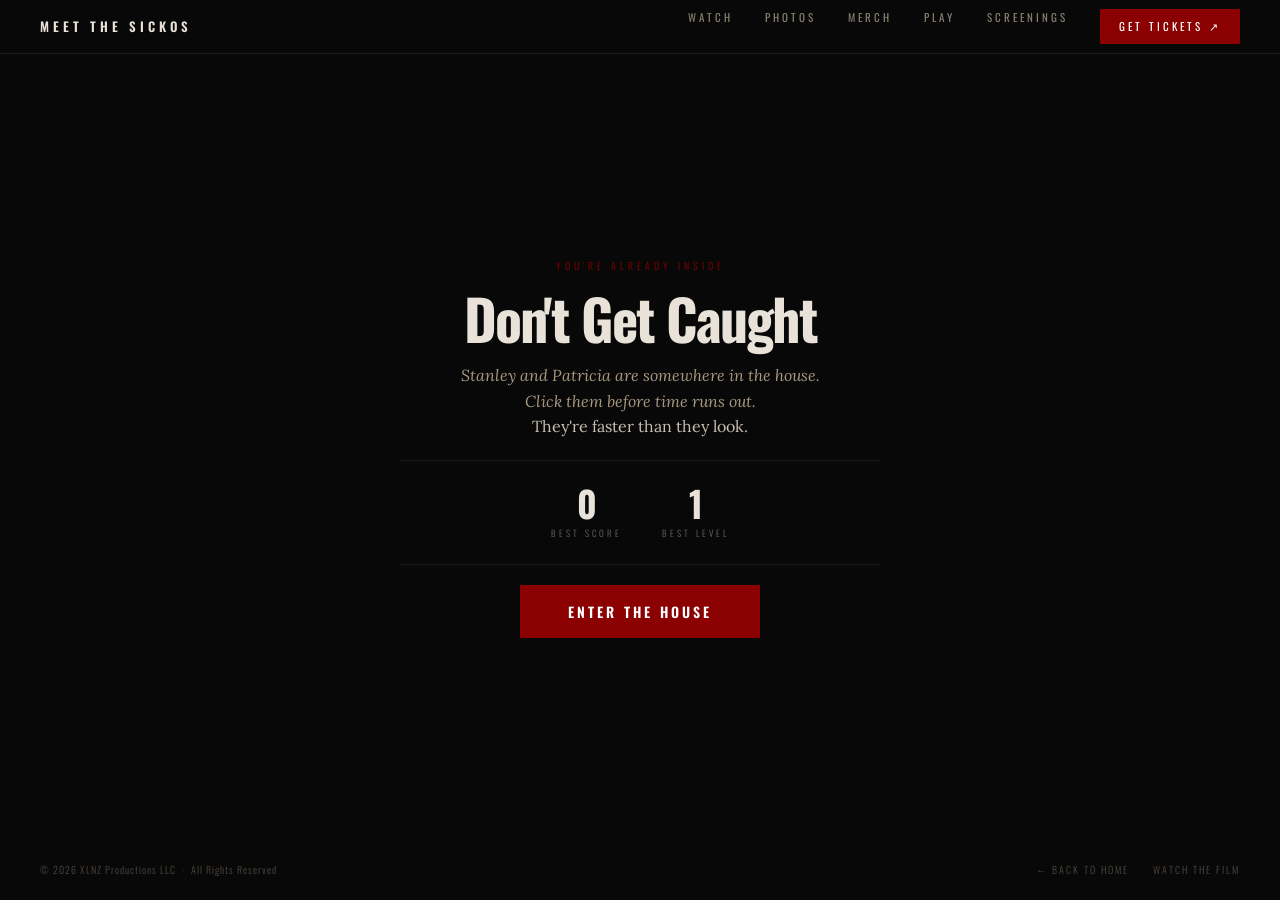
<file: game.html>
<!DOCTYPE html>
<html lang="en">
<head>
  <meta charset="UTF-8">
  <meta name="viewport" content="width=device-width, initial-scale=1.0">

  <!-- PRIMARY SEO -->
  <title>Play — Don't Get Caught | Meet The Sickos</title>
  <meta name="description" content="Stanley and Patricia are somewhere in the house. Click them before time runs out. Play the official Meet The Sickos browser game — free.">
  <meta name="robots" content="index, follow">
  <link rel="canonical" href="https://MeetTheSickos.com/game.html">

  <!-- OPEN GRAPH -->
  <meta property="og:type" content="website">
  <meta property="og:site_name" content="Meet The Sickos">
  <meta property="og:title" content="Don't Get Caught — Play the Meet The Sickos Game">
  <meta property="og:description" content="Stanley and Patricia are somewhere in the house. Click them before time runs out.">
  <meta property="og:image" content="https://MeetTheSickos.com/images/mts-logo.png">
  <meta property="og:url" content="https://MeetTheSickos.com/game.html">

  <!-- TWITTER -->
  <meta name="twitter:card" content="summary_large_image">
  <meta name="twitter:title" content="Don't Get Caught — Play the Meet The Sickos Game">
  <meta name="twitter:description" content="Stanley and Patricia are somewhere in the house. Click them before time runs out.">
  <meta name="twitter:image" content="https://MeetTheSickos.com/images/mts-logo.png">
  <link rel="preconnect" href="https://fonts.googleapis.com">
  <link rel="preconnect" href="https://fonts.gstatic.com" crossorigin>
  <link href="https://fonts.googleapis.com/css2?family=Oswald:wght@300;400;500;600;700&family=Lora:ital,wght@0,400;1,400;1,600&display=swap" rel="stylesheet">
  <link rel="stylesheet" href="css/style.css">
  <link rel="stylesheet" href="css/game.css">
</head>
<body>

  <nav class="nav">
    <a href="index.html" class="nav-logo">Meet The Sickos</a>
    <div class="nav-links">
      <a href="watch.html">Watch</a>
      <a href="photos.html">Photos</a>
      <a href="merch.html">Merch</a>
      <a href="game.html" class="nav-active">Play</a>
      <a href="index.html#screenings">Screenings</a>
    <a href="https://www.tickettailor.com/events/noegosworldmediallc/2271770" target="_blank" rel="noopener" class="nav-ticket">Get Tickets &nearr;</a>
    </div>
    <button class="nav-burger" aria-label="Open menu" aria-expanded="false">
      <span></span><span></span><span></span>
    </button>
  </nav>

  <div class="mobile-menu" id="mobileMenu" aria-hidden="true">
    <a href="watch.html">Watch</a>
    <a href="photos.html">Photos</a>
    <a href="merch.html">Merch</a>
    <a href="game.html">Play</a>
    <a href="index.html#screenings">Screenings</a>
    <a href="https://www.tickettailor.com/events/noegosworldmediallc/2271770" target="_blank" rel="noopener" style="color:var(--red);">Get Tickets &nearr;</a>
  </div>

  <!-- INTRO SCREEN -->
  <div class="game-intro" id="gameIntro">
    <div class="game-intro-inner">
      <p class="game-eyebrow">You're Already Inside</p>
      <h1 class="game-intro-title">Don't Get Caught</h1>
      <p class="game-intro-sub">
        Stanley and Patricia are somewhere in the house.<br>
        Click them before time runs out.<br>
        <em>They're faster than they look.</em>
      </p>
      <div class="game-intro-stats">
        <div class="stat-block">
          <span class="stat-num" id="hiScore">0</span>
          <span class="stat-lbl">Best Score</span>
        </div>
        <div class="stat-block">
          <span class="stat-num" id="hiLevel">1</span>
          <span class="stat-lbl">Best Level</span>
        </div>
      </div>
      <button class="btn-main game-start-btn" id="startBtn">Enter The House</button>
    </div>
  </div>

  <!-- GAME SCREEN -->
  <div class="game-screen" id="gameScreen" style="display:none;">
    <div class="game-hud">
      <div class="hud-block">
        <span class="hud-label">Score</span>
        <span class="hud-val" id="score">0</span>
      </div>
      <div class="hud-block hud-center">
        <span class="hud-label">Level</span>
        <span class="hud-val" id="level">1</span>
      </div>
      <div class="hud-block hud-right">
        <span class="hud-label">Time</span>
        <span class="hud-val" id="timer">30</span>
      </div>
    </div>

    <div class="game-arena" id="gameArena">
      <div class="arena-bg-text" aria-hidden="true">1345<br>E Logan<br>St</div>
    </div>

    <div class="game-quote-bar">
      <p class="game-quote" id="gameQuote">&nbsp;</p>
    </div>
  </div>

  <!-- GAME OVER SCREEN -->
  <div class="game-over" id="gameOver" style="display:none;">
    <div class="game-over-inner">
      <p class="game-eyebrow" id="goEyebrow">Game Over</p>
      <h2 class="game-over-title" id="goTitle">They Got You.</h2>
      <p class="game-over-sub" id="goSub">Not everyone makes it out.</p>
      <div class="game-intro-stats">
        <div class="stat-block">
          <span class="stat-num" id="finalScore">0</span>
          <span class="stat-lbl">Score</span>
        </div>
        <div class="stat-block">
          <span class="stat-num" id="finalLevel">1</span>
          <span class="stat-lbl">Level</span>
        </div>
        <div class="stat-block">
          <span class="stat-num" id="finalHi">0</span>
          <span class="stat-lbl">Best</span>
        </div>
      </div>
      <div class="game-over-btns">
        <button class="btn-main" id="playAgainBtn">Play Again</button>
        <a href="watch.html" class="btn-ghost">Watch The Film</a>
      </div>
    </div>
  </div>

  <footer class="footer" style="margin-top:0;">
    <span class="footer-copy">&copy; 2026 XLNZ Productions LLC &nbsp;&middot;&nbsp; All Rights Reserved</span>
    <div class="footer-links">
      <a href="index.html">&larr; Back to Home</a>
      <a href="watch.html">Watch The Film</a>
    </div>
  </footer>

  <script src="js/main.js"></script>
  <script src="js/game.js"></script>
</body>
</html>
</file>
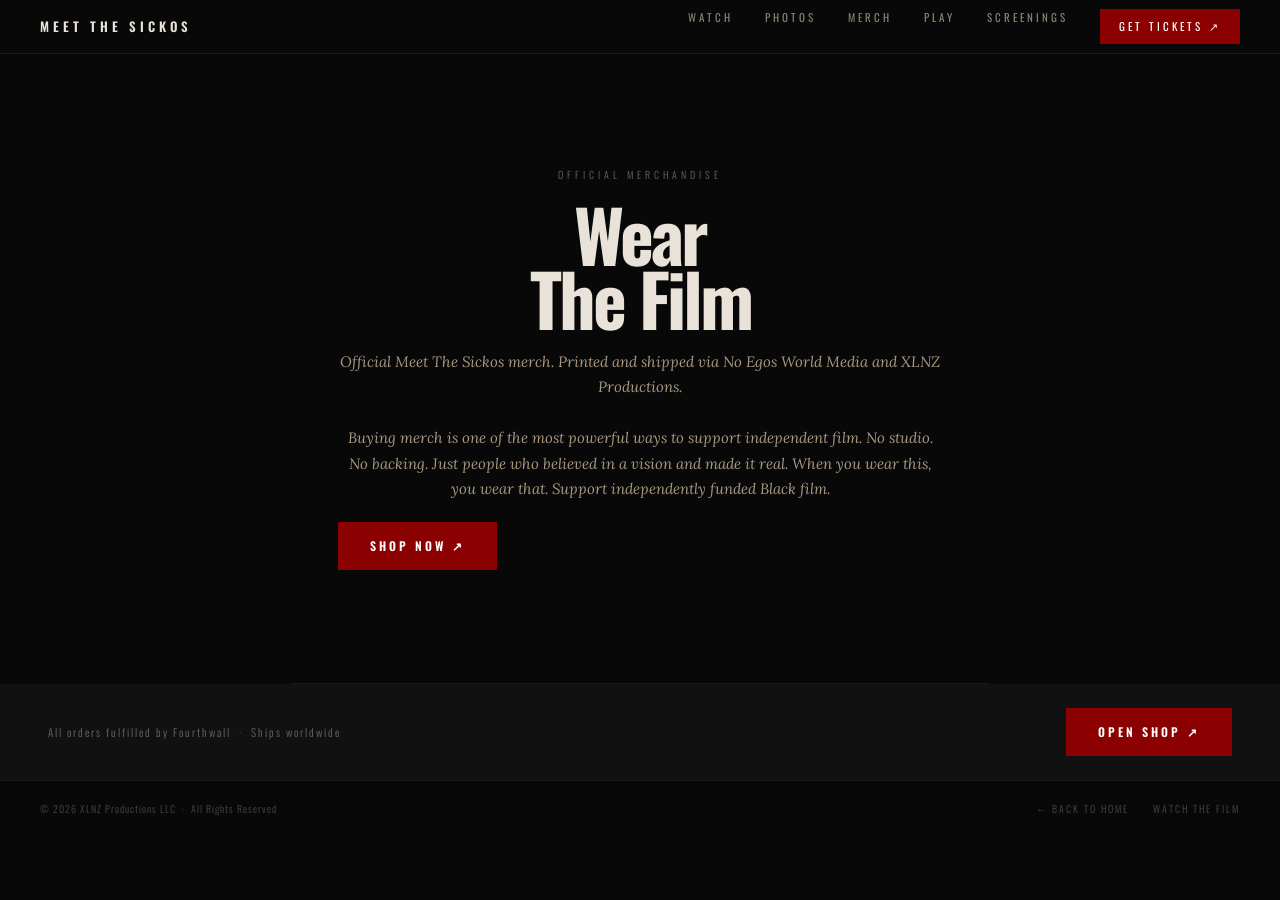
<file: merch.html>
<!DOCTYPE html>
<html lang="en">
<head>
  <meta charset="UTF-8">
  <meta name="viewport" content="width=device-width, initial-scale=1.0">

  <!-- PRIMARY SEO -->
  <title>Official Merch — Meet The Sickos</title>
  <meta name="description" content="Official Meet The Sickos merchandise. T-shirts, hoodies, hats, and prints. Printed and shipped via Fourthwall. Wear the film.">
  <meta name="robots" content="index, follow">
  <link rel="canonical" href="https://MeetTheSickos.com/merch.html">

  <!-- OPEN GRAPH -->
  <meta property="og:type" content="website">
  <meta property="og:site_name" content="Meet The Sickos">
  <meta property="og:title" content="Official Meet The Sickos Merch — Wear The Film">
  <meta property="og:description" content="Official Meet The Sickos merchandise. T-shirts, hoodies, hats, and prints. Wear the film.">
  <meta property="og:image" content="https://MeetTheSickos.com/images/mts-logo.png">
  <meta property="og:url" content="https://MeetTheSickos.com/merch.html">

  <!-- TWITTER -->
  <meta name="twitter:card" content="summary_large_image">
  <meta name="twitter:title" content="Official Meet The Sickos Merch — Wear The Film">
  <meta name="twitter:description" content="Official merchandise. T-shirts, hoodies, hats, prints. Wear the film.">
  <meta name="twitter:image" content="https://MeetTheSickos.com/images/mts-logo.png">
  <link rel="preconnect" href="https://fonts.googleapis.com">
  <link rel="preconnect" href="https://fonts.gstatic.com" crossorigin>
  <link href="https://fonts.googleapis.com/css2?family=Oswald:wght@300;400;500;600;700&family=Lora:ital,wght@0,400;1,400;1,600&display=swap" rel="stylesheet">
  <link rel="stylesheet" href="css/style.css">
  <link rel="stylesheet" href="css/merch.css">
</head>
<body>

  <nav class="nav">
    <a href="index.html" class="nav-logo">Meet The Sickos</a>
    <div class="nav-links">
      <a href="watch.html">Watch</a>
      <a href="photos.html">Photos</a>
      <a href="merch.html" class="nav-active">Merch</a>
      <a href="game.html">Play</a>
      <a href="index.html#screenings">Screenings</a>
    <a href="https://www.tickettailor.com/events/noegosworldmediallc/2271770" target="_blank" rel="noopener" class="nav-ticket">Get Tickets &nearr;</a>
    </div>
    <button class="nav-burger" aria-label="Open menu" aria-expanded="false">
      <span></span><span></span><span></span>
    </button>
  </nav>

  <div class="mobile-menu" id="mobileMenu" aria-hidden="true">
    <a href="watch.html">Watch</a>
    <a href="photos.html">Photos</a>
    <a href="merch.html">Merch</a>
    <a href="game.html">Play</a>
    <a href="index.html#screenings">Screenings</a>
    <a href="https://www.tickettailor.com/events/noegosworldmediallc/2271770" target="_blank" rel="noopener" style="color:var(--red);">Get Tickets &nearr;</a>
  </div>

  <section class="merch-hero" style="grid-template-columns:1fr; max-width:700px; margin:0 auto; min-height:70vh; display:flex; align-items:center; justify-content:center;">
    <div class="merch-hero-left" style="border-right:none; text-align:center; align-items:center; display:flex; flex-direction:column; gap:20px;">
      <p class="merch-eyebrow">Official Merchandise</p>
      <h1 class="merch-title">Wear<br>The Film</h1>
      <p class="merch-sub">
        Official Meet The Sickos merch. Printed and shipped via No Egos World Media and XLNZ Productions.<br><br>
        Buying merch is one of the most powerful ways to support independent film. No studio. No backing. Just people who believed in a vision and made it real. When you wear this, you wear that. Support independently funded Black film.
      </p>
      <a href="https://xlnz-shop.fourthwall.com" target="_blank" rel="noopener" class="btn-main merch-shop-btn">
        Shop Now &nearr;
      </a>
    </div>

  </section>

  <div class="merch-cta-bar">
    <p class="merch-cta-text">All orders fulfilled by Fourthwall &nbsp;&middot;&nbsp; Ships worldwide</p>
    <a href="https://xlnz-shop.fourthwall.com" target="_blank" rel="noopener" class="btn-main">Open Shop &nearr;</a>
  </div>

  <footer class="footer">
    <span class="footer-copy">&copy; 2026 XLNZ Productions LLC &nbsp;&middot;&nbsp; All Rights Reserved</span>
    <div class="footer-links">
      <a href="index.html">&larr; Back to Home</a>
      <a href="watch.html">Watch The Film</a>
    </div>
  </footer>

  <script src="js/main.js"></script>
</body>
</html>
</file>
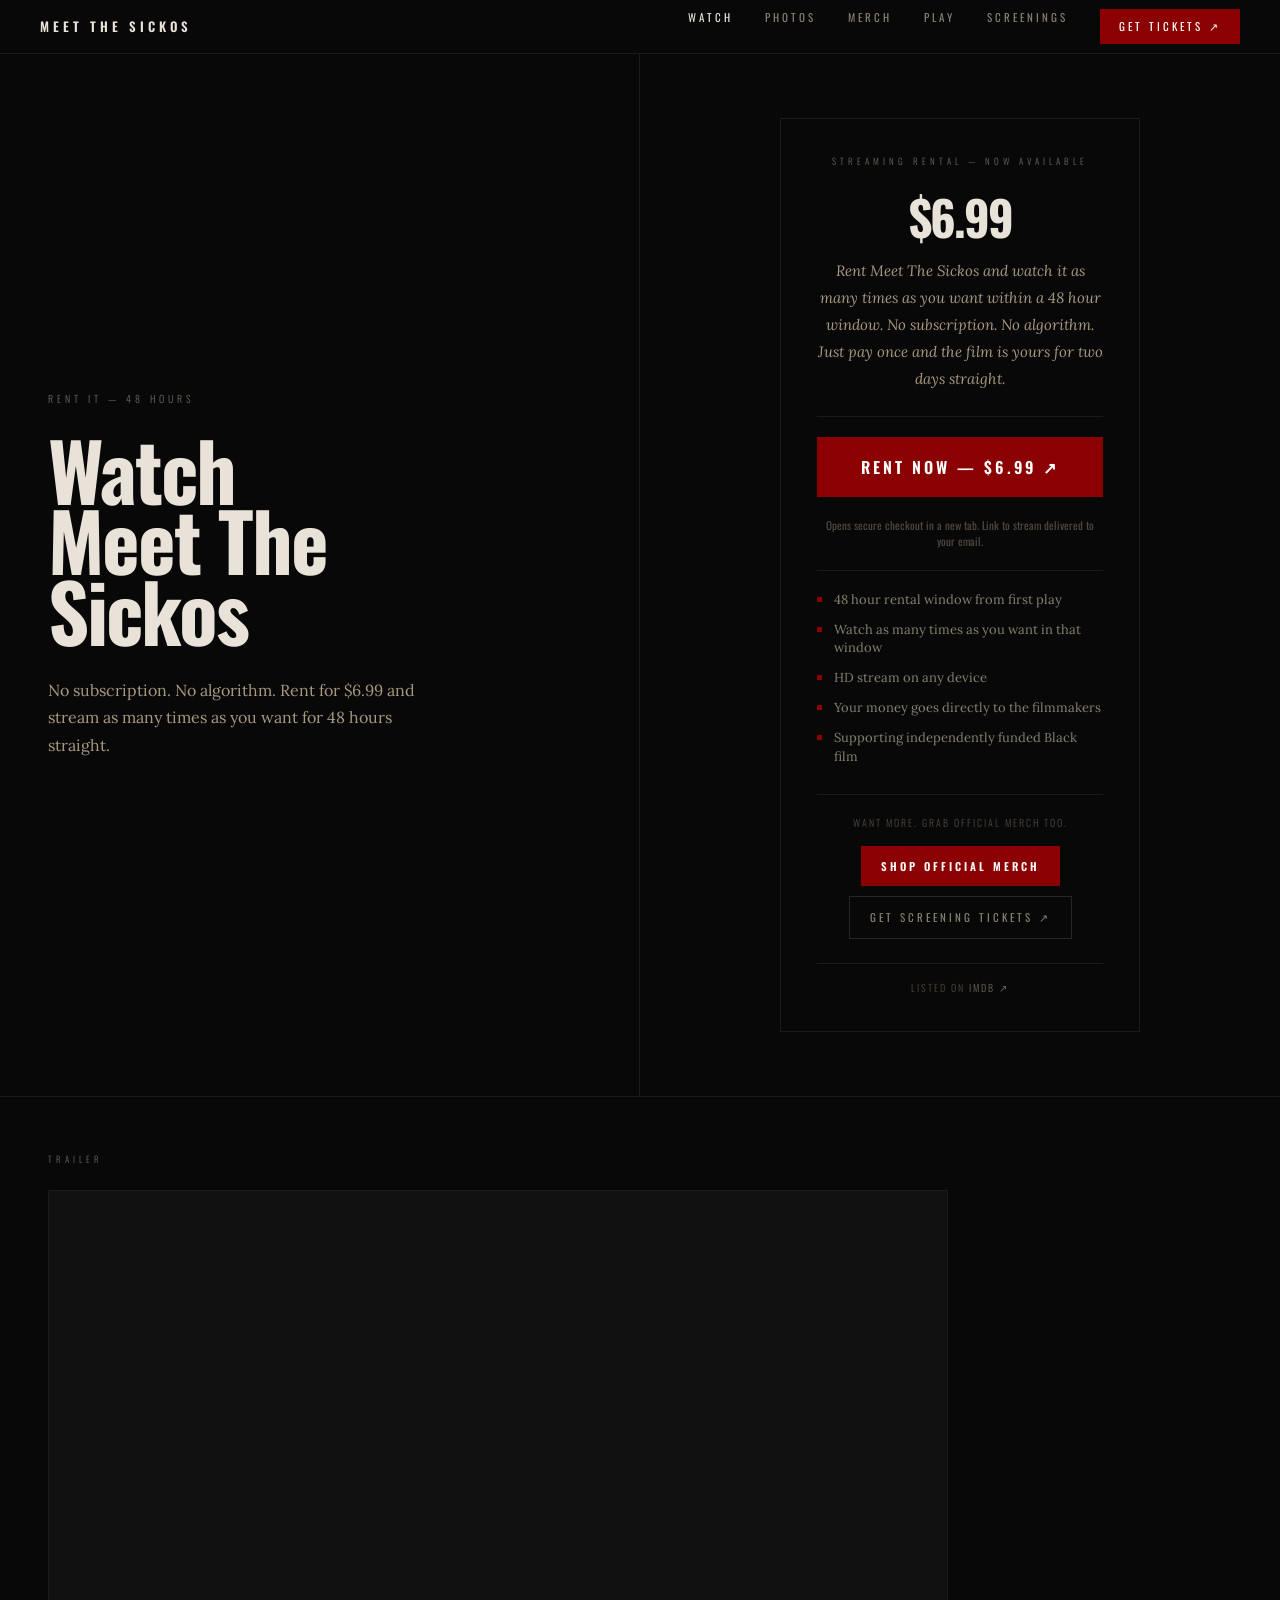
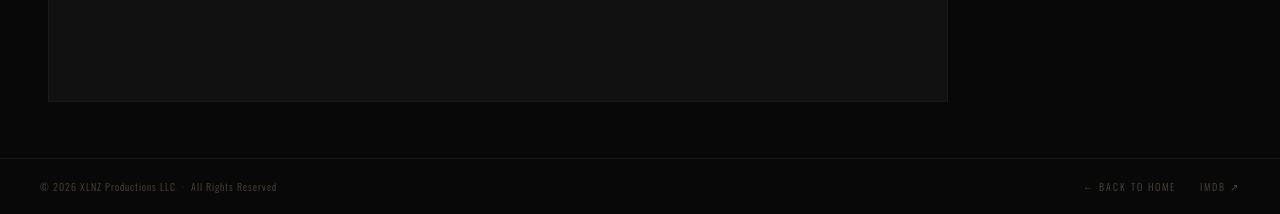
<file: watch.html>
<!DOCTYPE html>
<html lang="en">
<head>
  <meta charset="UTF-8">
  <meta name="viewport" content="width=device-width, initial-scale=1.0">

  <!-- PRIMARY SEO -->
  <title>Watch Meet The Sickos — Rent Now | $6.99, 48 Hour Stream</title>
  <meta name="description" content="Rent Meet The Sickos online for $6.99. Watch as many times as you want in a 48 hour window. No subscription. A horror slasher film by Raheem Roher — produced by No Egos World Media and XLNZ Productions LLC.">
  <meta name="robots" content="index, follow">
  <link rel="canonical" href="https://MeetTheSickos.com/watch.html">

  <!-- OPEN GRAPH -->
  <meta property="og:type" content="website">
  <meta property="og:site_name" content="Meet The Sickos">
  <meta property="og:title" content="Watch Meet The Sickos — $6.99, Stream for 48 Hours">
  <meta property="og:description" content="No subscription. No algorithm. Rent once and stream Meet The Sickos wherever you want for 48 hours.">
  <meta property="og:image" content="https://MeetTheSickos.com/images/mts-logo.png">
  <meta property="og:url" content="https://MeetTheSickos.com/watch.html">

  <!-- TWITTER -->
  <meta name="twitter:card" content="summary_large_image">
  <meta name="twitter:title" content="Watch Meet The Sickos — $6.99, Stream for 48 Hours">
  <meta name="twitter:description" content="No subscription. No algorithm. Rent once and stream wherever you want for 48 hours.">
  <meta name="twitter:image" content="https://MeetTheSickos.com/images/mts-logo.png">

  <!-- STRUCTURED DATA — Purchase action -->
  <script type="application/ld+json">
  {
    "@context": "https://schema.org",
    "@type": "Movie",
    "name": "Meet The Sickos",
    "url": "https://MeetTheSickos.com/",
    "image": "https://MeetTheSickos.com/images/mts-logo.png",
    "director": { "@type": "Person", "name": "Raheem Roher" },
    "offers": {
      "@type": "Offer",
      "price": "6.99",
      "priceCurrency": "USD",
      "availability": "https://schema.org/InStock",
      "url": "https://astrostream.vhx.tv/checkout/meet-the-sickos/purchase"
    }
  }
  </script>
  <link rel="preconnect" href="https://fonts.googleapis.com">
  <link rel="preconnect" href="https://fonts.gstatic.com" crossorigin>
  <link href="https://fonts.googleapis.com/css2?family=Oswald:wght@300;400;500;600;700&family=Lora:ital,wght@0,400;1,400;1,600&display=swap" rel="stylesheet">
  <link rel="stylesheet" href="css/style.css">
  <link rel="stylesheet" href="css/watch.css">
</head>
<body>

  <nav class="nav">
    <a href="index.html" class="nav-logo">Meet The Sickos</a>
    <div class="nav-links">
      <a href="watch.html" class="nav-active">Watch</a>
      <a href="photos.html">Photos</a>
      <a href="merch.html">Merch</a>
      <a href="game.html">Play</a>
      <a href="index.html#screenings">Screenings</a>
    <a href="https://www.tickettailor.com/events/noegosworldmediallc/2271770" target="_blank" rel="noopener" class="nav-ticket">Get Tickets &nearr;</a>
    </div>
    <button class="nav-burger" aria-label="Open menu" aria-expanded="false">
      <span></span><span></span><span></span>
    </button>
  </nav>

  <div class="mobile-menu" id="mobileMenu" aria-hidden="true">
    <a href="watch.html">Watch</a>
    <a href="photos.html">Photos</a>
    <a href="merch.html">Merch</a>
    <a href="game.html">Play</a>
    <a href="index.html#screenings">Screenings</a>
    <a href="https://www.tickettailor.com/events/noegosworldmediallc/2271770" target="_blank" rel="noopener" style="color:var(--red);">Get Tickets &nearr;</a>
  </div>

  <section class="watch-hero">
    <div class="watch-left">
      <p class="watch-eyebrow">Rent It &mdash; 48 Hours</p>
      <h1 class="watch-title">Watch<br>Meet The<br>Sickos</h1>
      <p class="watch-sub">No subscription. No algorithm. Rent for $6.99 and stream as many times as you want for 48 hours straight.</p>
    </div>
    <div class="watch-right">
      <div class="watch-price-card" style="text-align:center;">
        <p class="wpc-label" style="margin-bottom:24px;">Streaming Rental &mdash; Now Available</p>
        <p style="font-size:48px; font-weight:700; color:var(--bright); line-height:1; letter-spacing:-2px; margin-bottom:16px;">$6.99</p>
        <p style="font-family:var(--font-body); font-style:italic; font-size:15px; color:var(--body); margin-bottom:24px; line-height:1.8;">
          Rent Meet The Sickos and watch it as many times as you want within a 48 hour window. No subscription. No algorithm. Just pay once and the film is yours for two days straight.
        </p>
        <div style="height:1px; background:var(--border); margin-bottom:20px;"></div>
        <a href="https://astrostream.vhx.tv/checkout/meet-the-sickos/purchase" target="_blank" rel="noopener" class="btn-main" style="display:block; width:100%; box-sizing:border-box; font-size:16px; padding:18px 20px; margin-bottom:20px;">Rent Now &mdash; $6.99 &nearr;</a>
        <p style="font-size:11px; color:var(--dim); margin-bottom:20px;">
          Opens secure checkout in a new tab. Link to stream delivered to your email.
        </p>
        <div style="height:1px; background:var(--border); margin-bottom:20px;"></div>
        <ul class="wpc-features" style="text-align:left;">
          <li><span class="wpc-dot"></span>48 hour rental window from first play</li>
          <li><span class="wpc-dot"></span>Watch as many times as you want in that window</li>
          <li><span class="wpc-dot"></span>HD stream on any device</li>
          <li><span class="wpc-dot"></span>Your money goes directly to the filmmakers</li>
          <li><span class="wpc-dot"></span>Supporting independently funded Black film</li>
        </ul>
        <div style="height:1px; background:var(--border); margin:20px 0;"></div>
        <p style="font-size:10px; font-weight:300; letter-spacing:2px; text-transform:uppercase; color:var(--dim); margin-bottom:16px;">Want more. Grab official merch too.</p>
        <div style="display:flex; gap:10px; flex-wrap:wrap; justify-content:center;">
          <a href="merch.html" class="btn-main" style="font-size:11px; padding:12px 20px;">Shop Official Merch</a>
          <a href="https://www.tickettailor.com/events/noegosworldmediallc/2271770" target="_blank" rel="noopener" class="btn-ghost" style="font-size:11px; padding:12px 20px;">Get Screening Tickets &nearr;</a>
        </div>
        <p class="wpc-imdb" style="margin-top:24px;">
          Listed on <a href="https://www.imdb.com/title/tt38792054/" target="_blank" rel="noopener">IMDb &nearr;</a>
        </p>
      </div>
    </div>
  </section>

  <!-- TRAILER EMBED — replace with your Vimeo embed code -->
  <section class="trailer-section">
    <p class="trailer-label">Trailer</p>
    <div class="trailer-frame">
      <iframe
        src="https://www.youtube.com/embed/-O4md_fCTJE?rel=0&modestbranding=1"
        title="Meet The Sickos — Official Trailer"
        allow="accelerometer; autoplay; clipboard-write; encrypted-media; gyroscope; picture-in-picture"
        allowfullscreen>
      </iframe>
    </div>
  </section>

  <footer class="footer">
    <span class="footer-copy">&copy; 2026 XLNZ Productions LLC &nbsp;&middot;&nbsp; All Rights Reserved</span>
    <div class="footer-links">
      <a href="index.html">&larr; Back to Home</a>
      <a href="https://www.imdb.com/title/tt38792054/" target="_blank" rel="noopener">IMDb &nearr;</a>
    </div>
  </footer>

  <script src="js/main.js"></script>
</body>
</html>
</file>
<file: css/style.css>
/* ============================================
   MEET THE SICKOS — MeetTheSickos.com
   Base stylesheet
   ============================================ */

@import url('https://fonts.googleapis.com/css2?family=Oswald:wght@300;400;500;600;700&family=Lora:ital,wght@0,400;1,400;1,600&display=swap');

/* --- TOKENS --- */
:root {
  --black:      #080808;
  --off-black:  #111111;
  --border:     #1a1a1a;
  --dim:        #504840;
  --mid:        #706860;
  --muted:      #888070;
  --body:       #a89880;
  --light:      #c8c0b0;
  --bright:     #e8e2d8;
  --white:      #f5f0e8;
  --red:        #8b0000;
  --red-hot:    #a50000;

  --font-display: 'Oswald', sans-serif;
  --font-body:    'Lora', serif;
}

/* --- RESET --- */
*, *::before, *::after { box-sizing: border-box; margin: 0; padding: 0; }
html { scroll-behavior: smooth; }
img { display: block; width: 100%; height: auto; }
a { text-decoration: none; }

body {
  background: var(--black);
  color: var(--light);
  font-family: var(--font-display);
  font-size: 16px;
  line-height: 1.5;
  -webkit-font-smoothing: antialiased;
}

/* --- TICKER --- */
.ticker {
  background: #0a0000;
  border-bottom: 1px solid #1a0000;
  padding: 9px 0;
  overflow: hidden;
  white-space: nowrap;
}

.ticker-track {
  display: inline-block;
  animation: ticker 28s linear infinite;
  font-size: 10px;
  font-weight: 300;
  letter-spacing: 3px;
  text-transform: uppercase;
  color: #5a1010;
}

@keyframes ticker {
  from { transform: translateX(0); }
  to   { transform: translateX(-50%); }
}

/* --- NAV --- */
.nav {
  display: flex;
  justify-content: space-between;
  align-items: center;
  padding: 0 40px;
  height: 54px;
  border-bottom: 1px solid var(--border);
  position: sticky;
  top: 0;
  background: var(--black);
  z-index: 100;
}

.nav-logo {
  font-family: var(--font-display);
  font-size: 13px;
  font-weight: 600;
  letter-spacing: 4px;
  text-transform: uppercase;
  color: var(--bright);
}

.nav-links {
  display: flex;
  gap: 32px;
}

.nav-links a {
  font-size: 11px;
  font-weight: 400;
  letter-spacing: 3px;
  text-transform: uppercase;
  color: var(--muted);
  transition: color 0.15s;
}

.nav-links a:hover { color: var(--bright); }

.nav-burger {
  display: none;
  flex-direction: column;
  gap: 5px;
  background: none;
  border: none;
  cursor: pointer;
  padding: 4px;
}

.nav-burger span {
  display: block;
  width: 22px;
  height: 1px;
  background: var(--muted);
}

/* --- MOBILE MENU --- */
.mobile-menu {
  display: none;
  flex-direction: column;
  background: var(--off-black);
  border-bottom: 1px solid var(--border);
  padding: 20px 40px;
  gap: 20px;
}

.mobile-menu a {
  font-size: 13px;
  font-weight: 500;
  letter-spacing: 3px;
  text-transform: uppercase;
  color: var(--muted);
}

.mobile-menu a:hover { color: var(--bright); }

.mobile-menu.open { display: flex; }

/* --- HERO --- */
.hero {
  display: grid;
  grid-template-columns: 1fr 1fr;
  min-height: 480px;
  border-bottom: 1px solid var(--border);
}

.hero-logo-side {
  display: flex;
  align-items: center;
  justify-content: center;
  padding: 48px;
  border-right: 1px solid var(--border);
  background: var(--black);
}

.hero-logo-side img {
  max-width: 400px;
}

.hero-right {
  display: flex;
  flex-direction: column;
  justify-content: space-between;
  padding: 48px 44px;
}

.hero-credit {
  font-size: 10px;
  font-weight: 300;
  letter-spacing: 3px;
  text-transform: uppercase;
  color: var(--mid);
  margin-bottom: 28px;
  line-height: 2.2;
}

.hero-tagline {
  font-family: var(--font-body);
  font-style: italic;
  font-size: 21px;
  color: var(--body);
  line-height: 1.6;
  margin-bottom: 44px;
  border-left: 2px solid var(--red);
  padding-left: 20px;
}

.hero-tagline em {
  color: var(--light);
  font-style: normal;
}

.premiere-stamp {
  margin-bottom: 40px;
}

.stamp-label {
  font-size: 10px;
  font-weight: 300;
  letter-spacing: 3px;
  text-transform: uppercase;
  color: var(--mid);
  margin-bottom: 6px;
}

.stamp-venue {
  font-size: 18px;
  font-weight: 500;
  letter-spacing: 2px;
  text-transform: uppercase;
  color: var(--bright);
  margin-bottom: 10px;
}

.stamp-sold {
  display: inline-block;
  border: 1px solid var(--red);
  color: var(--red);
  font-size: 9px;
  letter-spacing: 4px;
  text-transform: uppercase;
  padding: 4px 12px;
  font-weight: 600;
}

.hero-btns {
  display: flex;
  gap: 10px;
  flex-wrap: wrap;
}

/* --- BUTTONS --- */
.btn-main {
  display: inline-block;
  background: var(--red);
  color: #fff;
  border: none;
  padding: 15px 32px;
  font-family: var(--font-display);
  font-size: 12px;
  font-weight: 600;
  letter-spacing: 3px;
  text-transform: uppercase;
  cursor: pointer;
  transition: background 0.15s;
}

.btn-main:hover { background: var(--red-hot); color: #fff; }

.btn-ghost {
  display: inline-block;
  background: transparent;
  color: var(--muted);
  border: 1px solid #2a2520;
  padding: 15px 32px;
  font-family: var(--font-display);
  font-size: 12px;
  font-weight: 400;
  letter-spacing: 3px;
  text-transform: uppercase;
  cursor: pointer;
  transition: color 0.15s, border-color 0.15s;
}

.btn-ghost:hover { color: var(--bright); border-color: var(--mid); }

.btn-full { width: 100%; text-align: center; }

/* --- QUOTE --- */
.quote-section {
  display: grid;
  grid-template-columns: 1fr 220px;
  padding: 52px 44px;
  border-bottom: 1px solid var(--border);
  gap: 0;
}

.quote-left { padding-right: 40px; }

.quote-text {
  font-family: var(--font-body);
  font-style: italic;
  font-size: 30px;
  color: var(--bright);
  line-height: 1.35;
  margin-bottom: 18px;
  transition: opacity 0.4s;
}

.quote-attr {
  font-size: 11px;
  font-weight: 400;
  letter-spacing: 3px;
  text-transform: uppercase;
  color: var(--mid);
}

.quote-right {
  border-left: 1px solid var(--border);
  padding-left: 40px;
  display: flex;
  flex-direction: column;
  justify-content: center;
}

.qr-label {
  font-size: 9px;
  font-weight: 300;
  letter-spacing: 3px;
  text-transform: uppercase;
  color: var(--mid);
  margin-bottom: 12px;
}

.qr-body {
  font-family: var(--font-body);
  font-style: italic;
  font-size: 13px;
  color: var(--dim);
  line-height: 1.7;
}

/* --- PHOTO STRIP --- */
.photo-strip {
  display: grid;
  grid-template-columns: 2fr 1fr;
  grid-template-rows: auto auto;
  height: 280px;
  border-bottom: 1px solid var(--border);
  position: relative;
  overflow: hidden;
}

.photo-main {
  grid-row: 1 / 3;
  border-right: 1px solid var(--border);
  overflow: hidden;
}

.photo-main img {
  width: 100%;
  height: 100%;
  object-fit: cover;
  transition: transform 0.4s ease;
}

.photo-main:hover img { transform: scale(1.02); }

.photo-side {
  display: grid;
  grid-template-rows: 1fr 1fr;
}

.photo-thumb {
  overflow: hidden;
  border-bottom: 1px solid var(--border);
}

.photo-thumb:last-child { border-bottom: none; }

.photo-thumb img {
  width: 100%;
  height: 100%;
  object-fit: cover;
  transition: transform 0.4s ease;
}

.photo-thumb:hover img { transform: scale(1.03); }

.photo-placeholder {
  width: 100%;
  height: 100%;
  background: var(--off-black);
  display: flex;
  align-items: center;
  justify-content: center;
}

.photo-placeholder span {
  font-size: 9px;
  letter-spacing: 3px;
  text-transform: uppercase;
  color: #222;
}

.photo-strip-link {
  position: absolute;
  bottom: 16px;
  right: 16px;
  font-size: 10px;
  letter-spacing: 2px;
  text-transform: uppercase;
  color: var(--mid);
  transition: color 0.15s;
  background: rgba(8,8,8,0.8);
  padding: 6px 12px;
}

.photo-strip-link:hover { color: var(--bright); }

/* --- THREE PANELS --- */
.panels {
  display: grid;
  grid-template-columns: 2fr 1.2fr 1fr;
  border-bottom: 1px solid var(--border);
}

.panel {
  padding: 36px 40px;
  border-right: 1px solid var(--border);
}

.panel:last-child { border-right: none; }

.panel-label {
  font-size: 9px;
  font-weight: 300;
  letter-spacing: 4px;
  text-transform: uppercase;
  color: var(--mid);
  margin-bottom: 18px;
}

.panel-price {
  font-size: 64px;
  font-weight: 700;
  color: var(--bright);
  line-height: 1;
  margin-bottom: 4px;
  letter-spacing: -1px;
}

.panel-price-sub {
  font-size: 10px;
  font-weight: 300;
  letter-spacing: 2px;
  text-transform: uppercase;
  color: var(--mid);
  margin-bottom: 24px;
}

.panel-body {
  font-family: var(--font-body);
  font-size: 13px;
  color: var(--muted);
  line-height: 1.9;
  margin-top: 20px;
}

.panel-body strong { color: var(--body); font-weight: 400; }

.panel-subhead {
  font-size: 14px;
  font-weight: 500;
  letter-spacing: 2px;
  text-transform: uppercase;
  color: var(--bright);
  margin-bottom: 6px;
}

.panel-body-sm {
  font-family: var(--font-body);
  font-size: 12px;
  color: var(--muted);
  line-height: 1.8;
  margin-bottom: 14px;
}

.panel-body-sm strong { color: var(--body); font-weight: 400; }

.panel-divider {
  height: 1px;
  background: var(--border);
  margin: 18px 0;
}

.halloween-label {
  color: #8b3010;
  margin-top: 24px;
}

/* --- COUNTDOWN --- */
.cd {
  display: flex;
  gap: 14px;
  align-items: flex-start;
  margin-bottom: 4px;
}

.cd-unit {
  display: flex;
  flex-direction: column;
  align-items: center;
}

.cd-num {
  font-family: var(--font-display);
  font-size: 30px;
  font-weight: 700;
  color: var(--bright);
  line-height: 1;
}

.cd-lbl {
  font-size: 8px;
  font-weight: 300;
  letter-spacing: 2px;
  text-transform: uppercase;
  color: var(--mid);
  margin-top: 4px;
}

.cd-sep {
  font-size: 24px;
  font-weight: 300;
  color: var(--border);
  line-height: 1.2;
}

/* --- IMDB LINK --- */
.imdb-link {
  font-size: 13px;
  font-weight: 500;
  letter-spacing: 2px;
  text-transform: uppercase;
  color: var(--body);
  transition: color 0.15s;
}

.imdb-link:hover { color: var(--bright); }

/* --- FOOTER --- */
.footer {
  padding: 20px 40px;
  display: flex;
  justify-content: space-between;
  align-items: center;
  flex-wrap: wrap;
  gap: 16px;
}

.footer-copy {
  font-size: 10px;
  font-weight: 300;
  color: var(--dim);
  letter-spacing: 1px;
}

.footer-links {
  display: flex;
  gap: 24px;
  flex-wrap: wrap;
}

.footer-links a {
  font-size: 10px;
  font-weight: 300;
  letter-spacing: 2px;
  text-transform: uppercase;
  color: var(--dim);
  transition: color 0.15s;
}

.footer-links a:hover { color: var(--muted); }

/* --- RESPONSIVE --- */
@media (max-width: 900px) {
  .nav-links { display: none; }
  .nav-burger { display: flex; }

  .hero {
    grid-template-columns: 1fr;
  }

  .hero-logo-side {
    border-right: none;
    border-bottom: 1px solid var(--border);
    padding: 40px 32px;
  }

  .hero-logo-side img { max-width: 280px; margin: 0 auto; }

  .hero-right { padding: 36px 32px; }

  .quote-section {
    grid-template-columns: 1fr;
    padding: 40px 32px;
  }

  .quote-left { padding-right: 0; margin-bottom: 32px; }
  .quote-right { border-left: none; border-top: 1px solid var(--border); padding-left: 0; padding-top: 28px; }
  .quote-text { font-size: 22px; }

  .photo-strip { height: 200px; }

  .panels {
    grid-template-columns: 1fr;
  }

  .panel {
    border-right: none;
    border-bottom: 1px solid var(--border);
    padding: 32px;
  }

  .panel:last-child { border-bottom: none; }

  .footer {
    flex-direction: column;
    align-items: flex-start;
    padding: 24px 32px;
  }

  .footer-links { gap: 16px; }
}

@media (max-width: 600px) {
  .nav { padding: 0 24px; }
  .hero-right { padding: 28px 24px; }
  .hero-tagline { font-size: 17px; }
  .quote-text { font-size: 19px; }
  .panel { padding: 28px 24px; }
  .footer { padding: 20px 24px; }
}

/* --- REDUCED MOTION --- */
@media (prefers-reduced-motion: reduce) {
  .ticker-track { animation: none; }
  .photo-main img,
  .photo-thumb img { transition: none; }
}

/* --- GET TICKETS BUTTON --- */
.nav-ticket {
  display: inline-block;
  background: var(--red);
  color: #fff !important;
  border: 1px solid var(--red);
  padding: 8px 18px;
  font-family: var(--font-display);
  font-size: 11px;
  font-weight: 600;
  letter-spacing: 2px;
  text-transform: uppercase;
  transition: background 0.15s, border-color 0.15s;
  white-space: nowrap;
}

.nav-ticket:hover {
  background: var(--red-hot) !important;
  border-color: var(--red-hot);
  color: #fff !important;
}

@media (max-width: 900px) {
  .nav-ticket { display: none; }
}
</file>
<file: css/game.css>
/* --- GAME PAGE --- */

body { overflow-x: hidden; }

.game-intro,
.game-over {
  min-height: calc(100vh - 54px - 58px);
  display: flex;
  align-items: center;
  justify-content: center;
  padding: 48px 32px;
}

.game-intro-inner,
.game-over-inner {
  max-width: 480px;
  width: 100%;
  text-align: center;
  display: flex;
  flex-direction: column;
  align-items: center;
  gap: 20px;
}

.game-eyebrow {
  font-size: 10px;
  font-weight: 300;
  letter-spacing: 4px;
  text-transform: uppercase;
  color: var(--red);
}

.game-intro-title,
.game-over-title {
  font-size: 56px;
  font-weight: 700;
  color: var(--bright);
  letter-spacing: -2px;
  line-height: 0.9;
}

.game-intro-sub,
.game-over-sub {
  font-family: var(--font-body);
  font-style: italic;
  font-size: 16px;
  color: var(--body);
  line-height: 1.6;
}

.game-intro-sub em { color: var(--light); font-style: normal; }

.game-intro-stats {
  display: flex;
  gap: 40px;
  padding: 24px 0;
  border-top: 1px solid var(--border);
  border-bottom: 1px solid var(--border);
  width: 100%;
  justify-content: center;
}

.stat-block {
  display: flex;
  flex-direction: column;
  align-items: center;
  gap: 6px;
}

.stat-num {
  font-size: 36px;
  font-weight: 700;
  color: var(--bright);
  line-height: 1;
}

.stat-lbl {
  font-size: 9px;
  font-weight: 300;
  letter-spacing: 3px;
  text-transform: uppercase;
  color: var(--mid);
}

.game-start-btn {
  padding: 16px 48px;
  font-size: 14px;
}

/* --- GAME SCREEN --- */
.game-screen {
  display: flex;
  flex-direction: column;
  min-height: calc(100vh - 54px - 58px);
}

.game-hud {
  display: grid;
  grid-template-columns: 1fr 1fr 1fr;
  border-bottom: 1px solid var(--border);
  background: var(--off-black);
}

.hud-block {
  display: flex;
  flex-direction: column;
  align-items: flex-start;
  padding: 16px 32px;
  border-right: 1px solid var(--border);
}

.hud-block:last-child { border-right: none; }
.hud-center { align-items: center; }
.hud-right  { align-items: flex-end; }

.hud-label {
  font-size: 9px;
  font-weight: 300;
  letter-spacing: 3px;
  text-transform: uppercase;
  color: var(--mid);
  margin-bottom: 4px;
}

.hud-val {
  font-size: 28px;
  font-weight: 700;
  color: var(--bright);
  line-height: 1;
}

.timer-danger { color: var(--red) !important; animation: pulse 0.5s ease infinite alternate; }

@keyframes pulse { from { opacity: 1; } to { opacity: 0.4; } }

.game-arena {
  flex: 1;
  position: relative;
  overflow: hidden;
  background: #080808;
  min-height: 420px;
  cursor: crosshair;
}

.arena-bg-text {
  position: absolute;
  bottom: 20px;
  right: 28px;
  font-size: 80px;
  font-weight: 700;
  color: #0f0f0f;
  line-height: 1;
  text-align: right;
  pointer-events: none;
  user-select: none;
  letter-spacing: -3px;
}

.game-quote-bar {
  border-top: 1px solid var(--border);
  padding: 14px 32px;
  min-height: 48px;
  background: var(--off-black);
}

.game-quote {
  font-family: var(--font-body);
  font-style: italic;
  font-size: 14px;
  color: var(--mid);
  text-align: center;
}

/* --- TARGETS --- */
.target-btn {
  position: absolute;
  background: rgba(8,8,8,0.85);
  border: 1px solid var(--red);
  border-radius: 0;
  cursor: pointer;
  display: flex;
  flex-direction: column;
  align-items: center;
  justify-content: center;
  gap: 2px;
  transition: transform 0.1s, opacity 0.2s;
  animation: pop-in 0.15s ease forwards;
  padding: 4px;
  z-index: 10;
}

@keyframes pop-in {
  from { transform: scale(0.3); opacity: 0; }
  to   { transform: scale(1);   opacity: 1; }
}

.target-btn:hover {
  transform: scale(1.08);
  background: rgba(139,0,0,0.2);
}

.target-name {
  font-size: 8px;
  font-weight: 300;
  letter-spacing: 2px;
  text-transform: uppercase;
  color: var(--mid);
  display: block;
}

.target-hit {
  animation: hit-flash 0.2s ease forwards !important;
  pointer-events: none;
}

@keyframes hit-flash {
  0%   { transform: scale(1.3); opacity: 1; background: rgba(139,0,0,0.6); }
  100% { transform: scale(0);   opacity: 0; }
}

.target-miss {
  animation: miss-fade 0.25s ease forwards !important;
  pointer-events: none;
}

@keyframes miss-fade {
  to { opacity: 0; transform: translateY(8px); }
}

/* --- GAME OVER BTNS --- */
.game-over-btns {
  display: flex;
  gap: 12px;
  flex-wrap: wrap;
  justify-content: center;
}
</file>
<file: css/merch.css>
/* --- MERCH PAGE --- */

.merch-hero {
  display: grid;
  grid-template-columns: 1fr 1.4fr;
  min-height: 520px;
  border-bottom: 1px solid var(--border);
}

.merch-hero-left {
  padding: 64px 48px;
  border-right: 1px solid var(--border);
  display: flex;
  flex-direction: column;
  justify-content: center;
  gap: 20px;
}

.merch-eyebrow {
  font-size: 10px;
  font-weight: 300;
  letter-spacing: 4px;
  text-transform: uppercase;
  color: var(--mid);
}

.merch-title {
  font-size: 72px;
  font-weight: 700;
  color: var(--bright);
  letter-spacing: -3px;
  line-height: 0.88;
}

.merch-sub {
  font-family: var(--font-body);
  font-style: italic;
  font-size: 15px;
  color: var(--body);
  line-height: 1.7;
}

.merch-shop-btn { align-self: flex-start; }

.merch-hero-right {
  padding: 48px;
  display: flex;
  align-items: center;
}

.merch-grid {
  display: grid;
  grid-template-columns: 1fr 1fr;
  gap: 2px;
  width: 100%;
}

.merch-item {
  background: var(--off-black);
  border: 1px solid var(--border);
  padding: 0;
  overflow: hidden;
}

.merch-img-ph {
  aspect-ratio: 1;
  background: #111;
  display: flex;
  align-items: center;
  justify-content: center;
  border-bottom: 1px solid var(--border);
}

.merch-img-ph span {
  font-size: 9px;
  letter-spacing: 3px;
  text-transform: uppercase;
  color: #222;
}

.merch-item-name {
  font-size: 12px;
  font-weight: 500;
  letter-spacing: 2px;
  text-transform: uppercase;
  color: var(--bright);
  padding: 14px 16px 4px;
}

.merch-item-sub {
  font-family: var(--font-body);
  font-size: 11px;
  color: var(--mid);
  padding: 0 16px 14px;
}

.merch-cta-bar {
  display: flex;
  justify-content: space-between;
  align-items: center;
  padding: 24px 48px;
  border-bottom: 1px solid var(--border);
  background: var(--off-black);
}

.merch-cta-text {
  font-size: 11px;
  font-weight: 300;
  letter-spacing: 2px;
  color: var(--mid);
}

@media (max-width: 900px) {
  .merch-hero { grid-template-columns: 1fr; }
  .merch-hero-left { border-right: none; border-bottom: 1px solid var(--border); padding: 40px 32px; }
  .merch-hero-right { padding: 36px 32px; }
  .merch-title { font-size: 52px; }
  .merch-cta-bar { flex-direction: column; gap: 16px; padding: 28px 32px; align-items: flex-start; }
}
</file>
<file: css/watch.css>
/* --- WATCH PAGE --- */

.nav-active { color: var(--bright) !important; }

.watch-hero {
  display: grid;
  grid-template-columns: 1fr 1fr;
  min-height: 540px;
  border-bottom: 1px solid var(--border);
}

.watch-left {
  padding: 64px 48px;
  border-right: 1px solid var(--border);
  display: flex;
  flex-direction: column;
  justify-content: center;
}

.watch-eyebrow {
  font-size: 10px;
  font-weight: 300;
  letter-spacing: 4px;
  text-transform: uppercase;
  color: var(--mid);
  margin-bottom: 28px;
}

.watch-title {
  font-family: var(--font-display);
  font-size: 80px;
  font-weight: 700;
  color: var(--bright);
  line-height: 0.88;
  letter-spacing: -2px;
  margin-bottom: 32px;
}

.watch-sub {
  font-family: var(--font-body);
  font-size: 16px;
  color: var(--body);
  line-height: 1.7;
  max-width: 400px;
}

.watch-right {
  padding: 64px 48px;
  display: flex;
  align-items: center;
  justify-content: center;
}

.watch-price-card {
  width: 100%;
  max-width: 360px;
  border: 1px solid var(--border);
  padding: 36px;
}

.wpc-label {
  font-size: 9px;
  font-weight: 300;
  letter-spacing: 4px;
  text-transform: uppercase;
  color: var(--mid);
  margin-bottom: 16px;
}

.wpc-price {
  font-size: 72px;
  font-weight: 700;
  color: var(--bright);
  line-height: 1;
  letter-spacing: -2px;
  margin-bottom: 6px;
}

.wpc-note {
  font-size: 10px;
  font-weight: 300;
  letter-spacing: 2px;
  text-transform: uppercase;
  color: var(--mid);
  margin-bottom: 28px;
}

.watch-buy-btn {
  margin-bottom: 28px;
  padding: 16px;
  font-size: 13px;
}

.wpc-features {
  list-style: none;
  display: flex;
  flex-direction: column;
  gap: 12px;
  margin-bottom: 28px;
}

.wpc-features li {
  display: flex;
  align-items: flex-start;
  gap: 12px;
  font-family: var(--font-body);
  font-size: 13px;
  color: var(--muted);
  line-height: 1.4;
}

.wpc-dot {
  display: inline-block;
  width: 5px;
  height: 5px;
  background: var(--red);
  flex-shrink: 0;
  margin-top: 6px;
}

.wpc-imdb {
  font-size: 10px;
  font-weight: 300;
  letter-spacing: 2px;
  text-transform: uppercase;
  color: var(--dim);
  border-top: 1px solid var(--border);
  padding-top: 16px;
}

.wpc-imdb a { color: var(--mid); transition: color 0.15s; }
.wpc-imdb a:hover { color: var(--bright); }

/* --- TRAILER --- */
.trailer-section {
  padding: 56px 48px;
  border-bottom: 1px solid var(--border);
}

.trailer-label {
  font-size: 9px;
  font-weight: 300;
  letter-spacing: 4px;
  text-transform: uppercase;
  color: var(--mid);
  margin-bottom: 24px;
}

.trailer-frame {
  width: 100%;
  max-width: 900px;
  aspect-ratio: 16 / 9;
  background: var(--off-black);
  border: 1px solid var(--border);
}

.trailer-frame iframe {
  width: 100%;
  height: 100%;
  border: none;
}

.trailer-placeholder {
  width: 100%;
  height: 100%;
  display: flex;
  flex-direction: column;
  align-items: center;
  justify-content: center;
  gap: 10px;
  color: var(--dim);
  font-family: var(--font-display);
  font-size: 14px;
  letter-spacing: 2px;
  text-transform: uppercase;
}

.trailer-ph-sub {
  font-size: 10px;
  color: #222;
  letter-spacing: 2px;
}

@media (max-width: 900px) {
  .watch-hero { grid-template-columns: 1fr; }
  .watch-left { border-right: none; border-bottom: 1px solid var(--border); padding: 40px 32px; }
  .watch-right { padding: 40px 32px; }
  .watch-title { font-size: 60px; }
  .trailer-section { padding: 40px 32px; }
}
</file>
